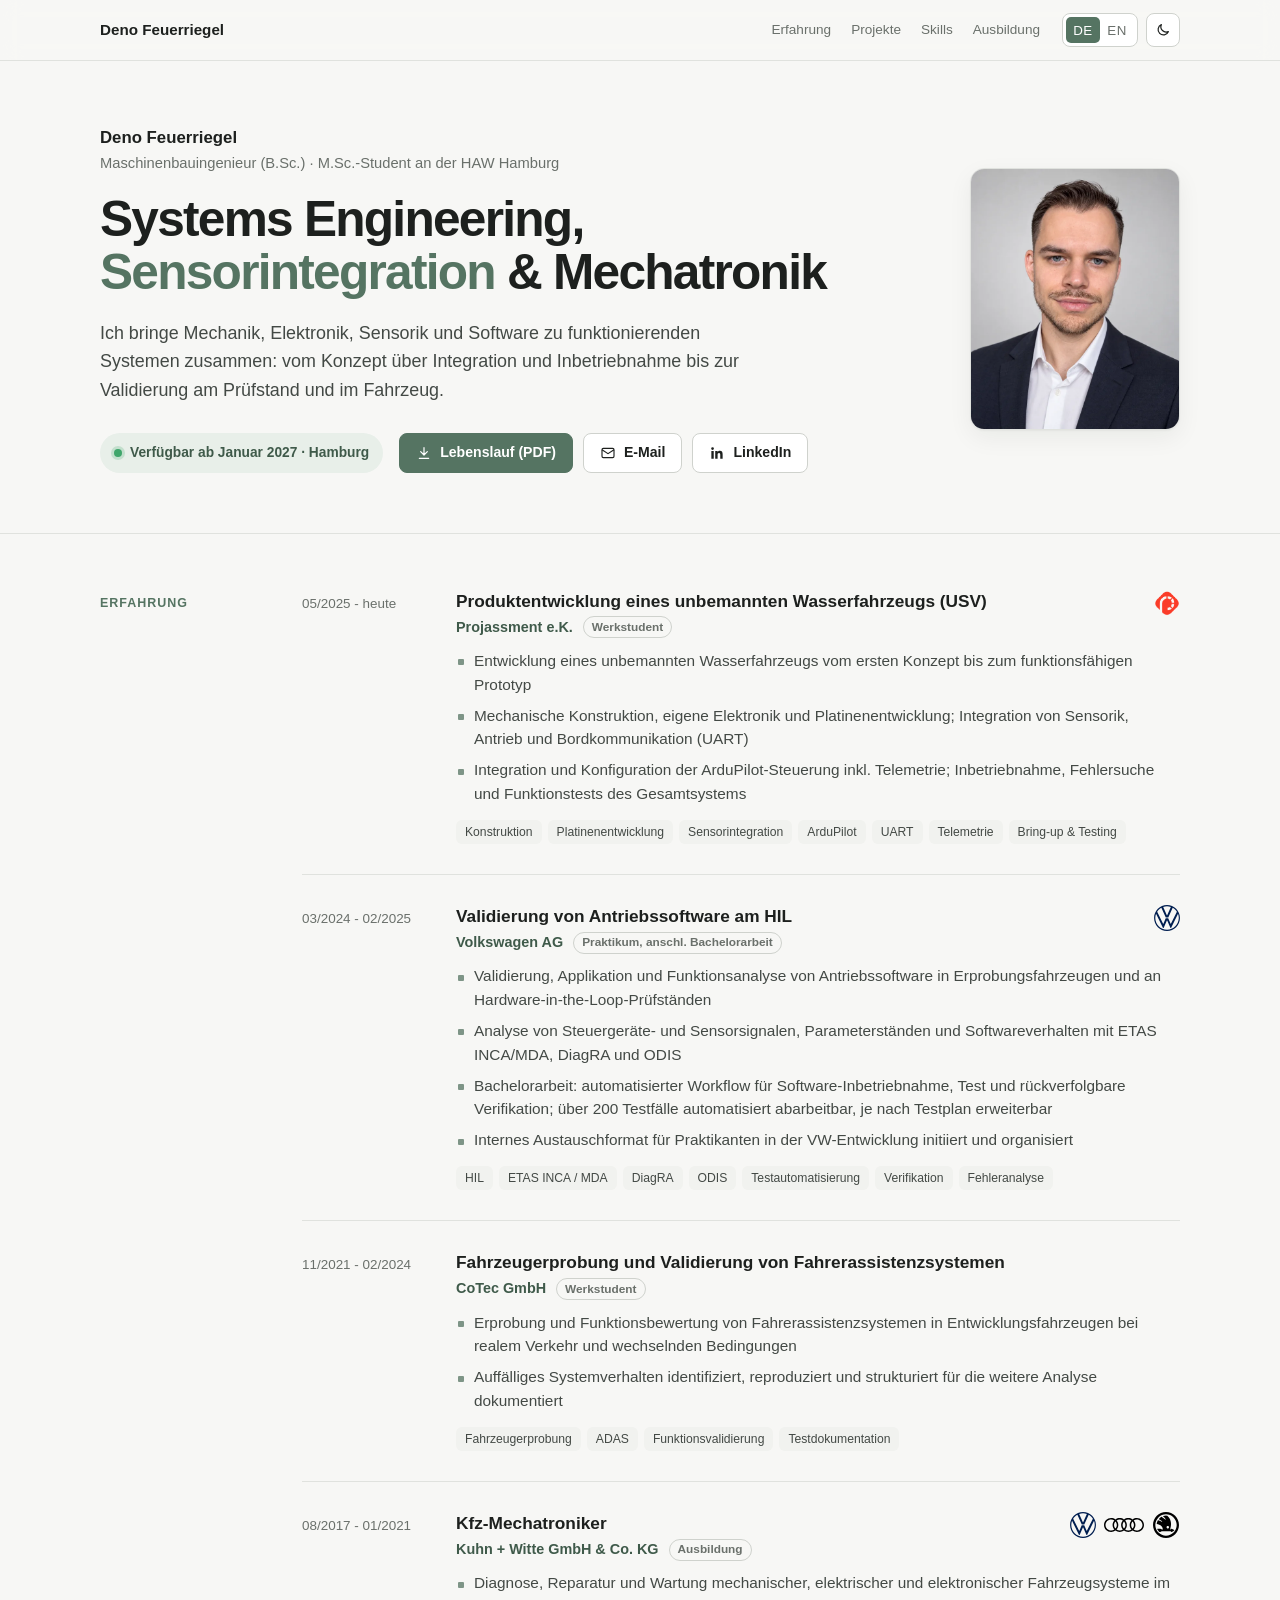
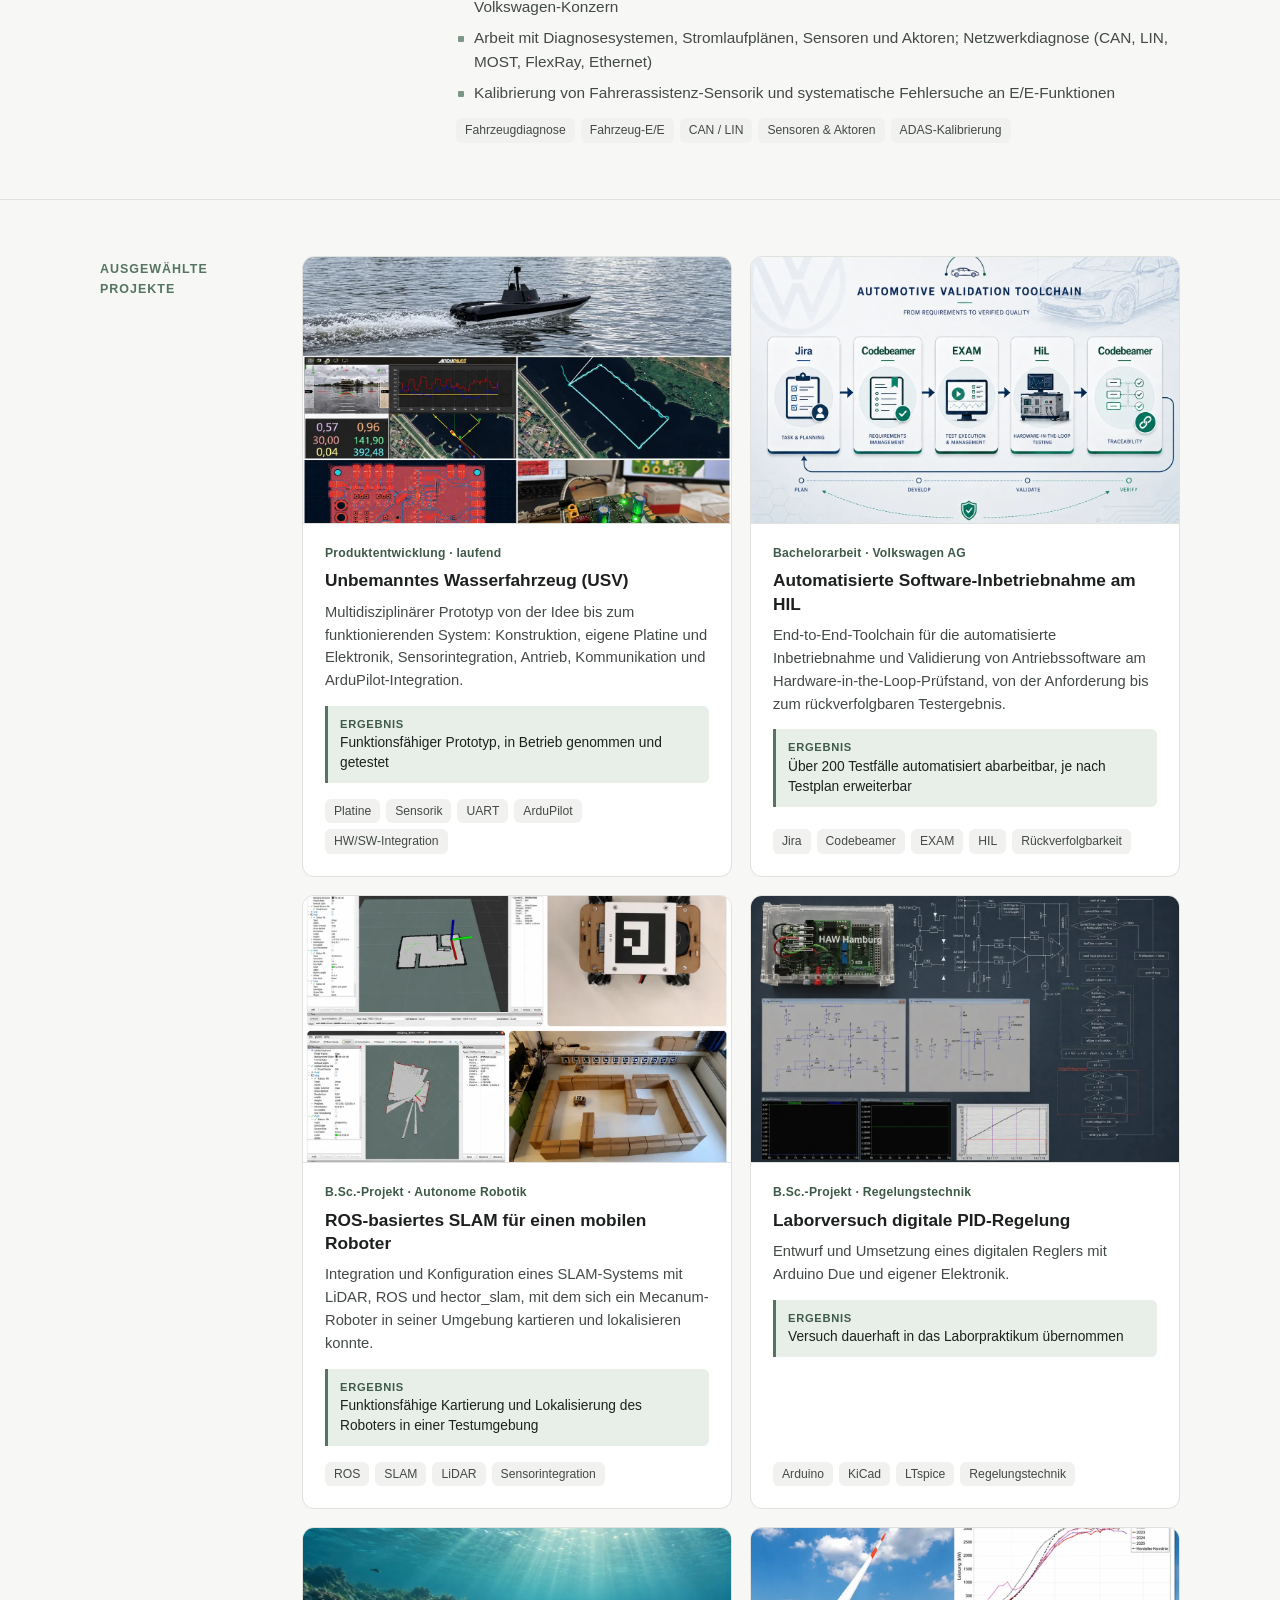
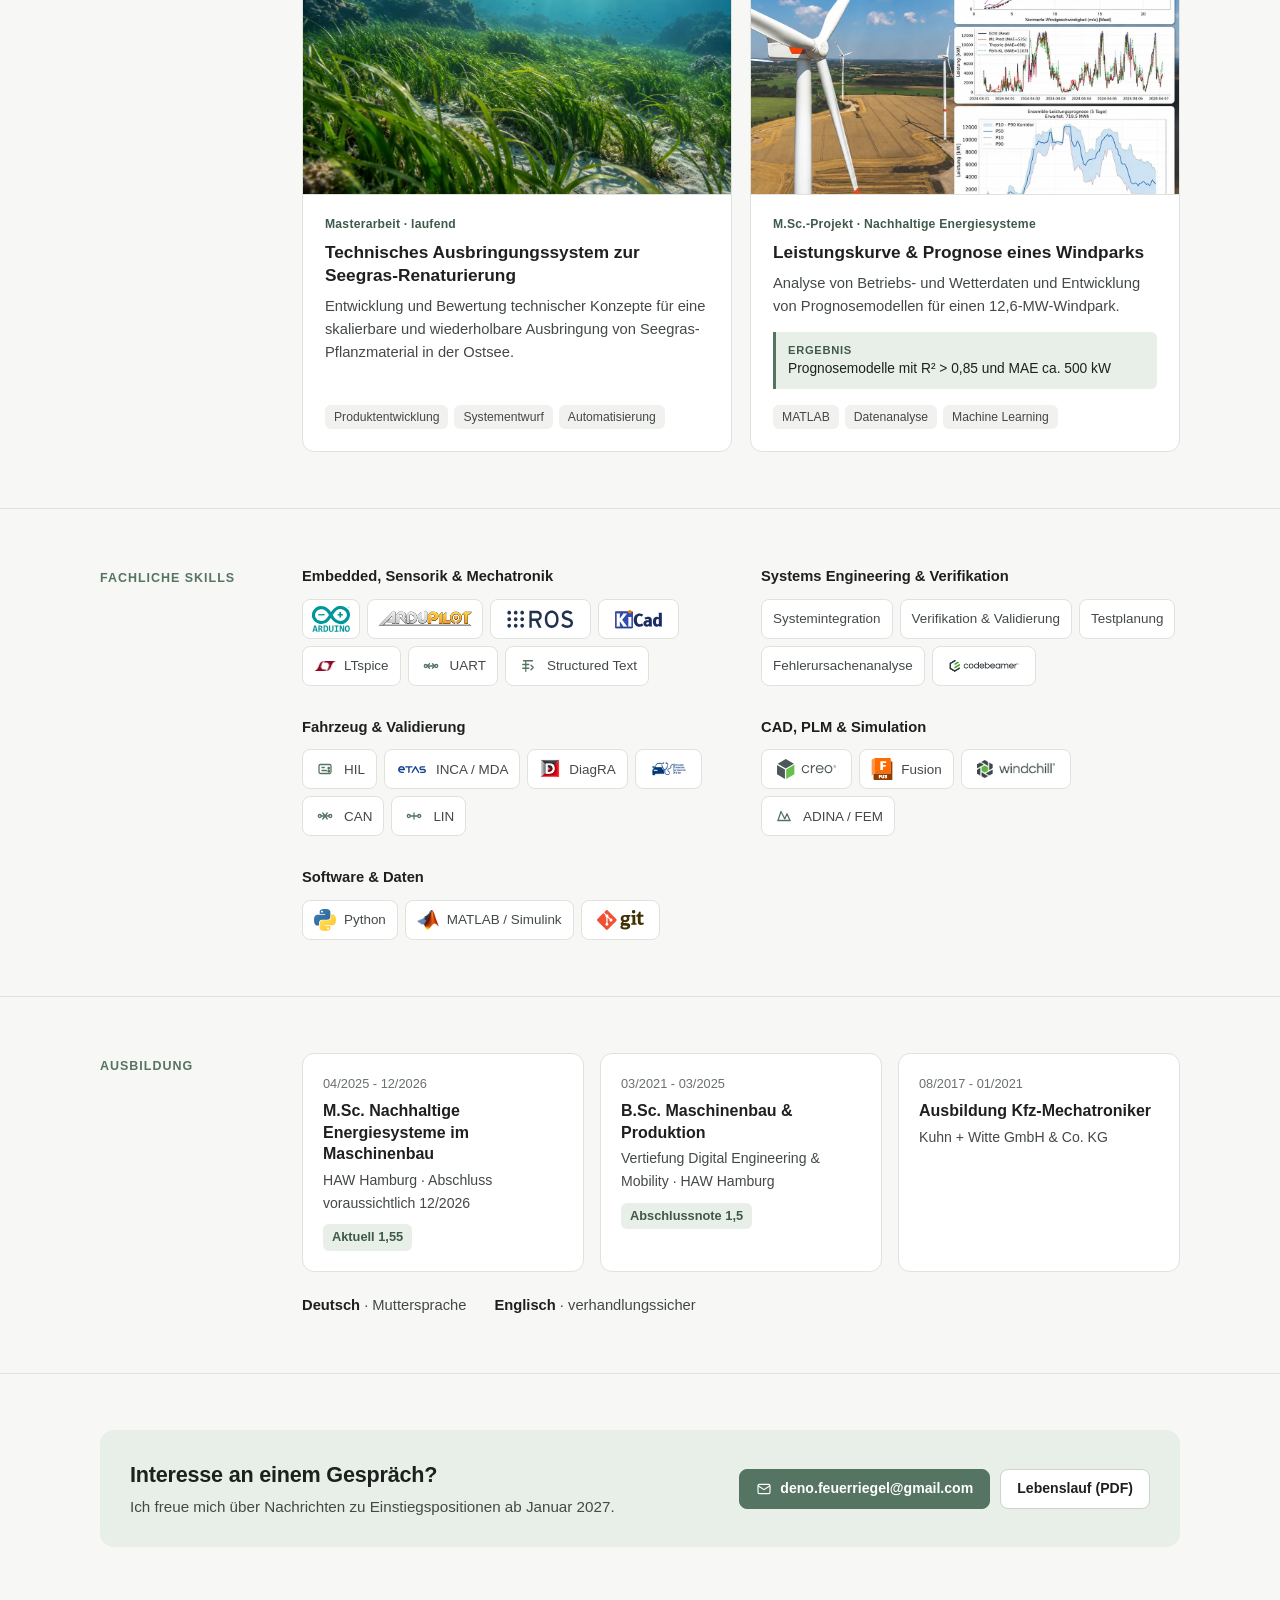
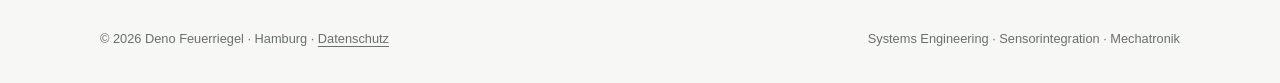
<file: index.html>
<!DOCTYPE html>
<html lang="de">
<head>
    <meta charset="UTF-8">
    <meta name="viewport" content="width=device-width, initial-scale=1.0">
    <meta name="format-detection" content="telephone=no">

    <title>Deno Feuerriegel | Systems Engineering, Sensorintegration & Mechatronik</title>

    <meta name="description" content="Deno Feuerriegel, Maschinenbauingenieur mit Fokus auf Systems Engineering, Sensorintegration und Mechatronik. Erfahrung in HIL-Validierung, Embedded-Entwicklung und Fahrzeugtechnik. Verfügbar ab Januar 2027 in Hamburg.">

    <!-- Social preview (LinkedIn, WhatsApp, Mail) -->
    <meta property="og:type" content="website">
    <meta property="og:url" content="https://denofeuerriegel.github.io/">
    <meta property="og:title" content="Deno Feuerriegel | Systems Engineering, Sensorintegration & Mechatronik">
    <meta property="og:description" content="Maschinenbauingenieur (M.Sc., HAW Hamburg) mit Fokus auf Sensorintegration, Systems Engineering und Mechatronik. Verfügbar ab Januar 2027.">
    <meta property="og:image" content="https://denofeuerriegel.github.io/assets/og-image.jpg">
    <meta property="og:image:width" content="1200">
    <meta property="og:image:height" content="630">
    <meta name="twitter:card" content="summary_large_image">

    <link rel="canonical" href="https://denofeuerriegel.github.io/">
    <meta name="theme-color" content="#557462">
    <link rel="icon" type="image/svg+xml" href="./assets/favicon.svg">

    <!-- Sprache + Theme vor dem ersten Rendern setzen (kein Flackern) -->
    <script>
        (function () {
            var root = document.documentElement;
            var lang = null;
            try {
                var q = new URLSearchParams(location.search).get("lang");
                if (q === "de" || q === "en") lang = q;
                if (!lang) lang = localStorage.getItem("site-lang");
                var theme = localStorage.getItem("color-theme");
                if (theme === "light" || theme === "dark") root.classList.add(theme);
            } catch (e) {}
            root.lang = (lang === "en") ? "en" : "de";
        })();
    </script>

    <style>
        /* =========================================================
           THEME
        ========================================================= */
        :root {
            --bg: #f7f7f5;
            --surface: #ffffff;
            --text: #1d201e;
            --text-2: #434945;      /* Fließtext */
            --muted: #6a706b;       /* Meta, Datum */
            --border: #e0e2de;
            --border-strong: #cfd2cd;
            --accent: #557462;
            --accent-strong: #3f5a4a;
            --accent-soft: #e8efe9;
            --on-accent: #ffffff;
            --chip-bg: #f1f2ef;
            --logo-bg: transparent;
            --shadow: 0 1px 2px rgba(20, 30, 25, .04), 0 8px 24px rgba(20, 30, 25, .06);
        }

        @media (prefers-color-scheme: dark) {
            :root:not(.light) {
                --bg: #161817;
                --surface: #1e211f;
                --text: #eeeeeb;
                --text-2: #c9ccc8;
                --muted: #9ba09c;
                --border: #303431;
                --border-strong: #3e433f;
                --accent: #9eb5a6;
                --accent-strong: #b7cbbe;
                --accent-soft: #24302a;
                --on-accent: #142019;
                --chip-bg: #262a27;
                --logo-bg: rgba(255, 255, 255, .88);
                --shadow: 0 1px 2px rgba(0, 0, 0, .3), 0 8px 24px rgba(0, 0, 0, .25);
            }
        }

        html.dark {
            --bg: #161817;
            --surface: #1e211f;
            --text: #eeeeeb;
            --text-2: #c9ccc8;
            --muted: #9ba09c;
            --border: #303431;
            --border-strong: #3e433f;
            --accent: #9eb5a6;
            --accent-strong: #b7cbbe;
            --accent-soft: #24302a;
            --on-accent: #142019;
            --chip-bg: #262a27;
            --logo-bg: rgba(255, 255, 255, .88);
            --shadow: 0 1px 2px rgba(0, 0, 0, .3), 0 8px 24px rgba(0, 0, 0, .25);
        }

        /* =========================================================
           SPRACHE: nur die aktive Sprache anzeigen
        ========================================================= */
        html[lang="de"] [lang="en"],
        html[lang="en"] [lang="de"] {
            display: none !important;
        }

        /* =========================================================
           BASE
        ========================================================= */
        * { box-sizing: border-box; margin: 0; padding: 0; }

        html { scroll-behavior: smooth; }

        body {
            background: var(--bg);
            color: var(--text);
            font-family: -apple-system, BlinkMacSystemFont, "Segoe UI Variable Text", "Segoe UI", Inter, Helvetica, Arial, sans-serif;
            font-size: 16px;
            line-height: 1.6;
            -webkit-font-smoothing: antialiased;
            text-rendering: optimizeLegibility;
            transition: background-color .2s ease, color .2s ease;
        }

        a { color: inherit; }
        img { max-width: 100%; display: block; }
        ul { list-style: none; }

        :focus-visible {
            outline: 2px solid var(--accent);
            outline-offset: 2px;
            border-radius: 4px;
        }

        .container {
            width: min(1080px, calc(100% - 48px));
            margin: 0 auto;
        }

        .num { font-variant-numeric: tabular-nums; }

        /* =========================================================
           NAVIGATION
        ========================================================= */
        nav {
            position: sticky;
            top: 0;
            z-index: 20;
            background: color-mix(in srgb, var(--bg) 88%, transparent);
            backdrop-filter: saturate(1.4) blur(10px);
            -webkit-backdrop-filter: saturate(1.4) blur(10px);
            border-bottom: 1px solid var(--border);
        }

        .nav-inner {
            min-height: 60px;
            display: flex;
            align-items: center;
            justify-content: space-between;
            gap: 20px;
        }

        .brand {
            font-size: .95rem;
            font-weight: 650;
            text-decoration: none;
            white-space: nowrap;
        }

        .nav-right { display: flex; align-items: center; gap: 22px; }
        .nav-links { display: flex; gap: 20px; }

        .nav-link {
            color: var(--muted);
            font-size: .85rem;
            font-weight: 500;
            text-decoration: none;
            transition: color .15s ease;
        }
        .nav-link:hover { color: var(--text); }

        .nav-tools { display: flex; align-items: center; gap: 8px; }

        .seg {
            display: inline-flex;
            height: 34px;
            padding: 3px;
            border: 1px solid var(--border-strong);
            border-radius: 8px;
            background: var(--surface);
        }
        .seg button {
            min-width: 34px;
            border: 0;
            border-radius: 5px;
            background: transparent;
            color: var(--muted);
            font: 600 .74rem/1 inherit;
            font-family: inherit;
            letter-spacing: .04em;
            cursor: pointer;
        }
        .seg button[aria-pressed="true"] {
            background: var(--accent);
            color: var(--on-accent);
        }

        .icon-btn {
            width: 34px;
            height: 34px;
            display: inline-grid;
            place-items: center;
            border: 1px solid var(--border-strong);
            border-radius: 8px;
            background: var(--surface);
            color: var(--text);
            cursor: pointer;
            transition: border-color .15s ease, background-color .15s ease;
        }
        .icon-btn:hover { border-color: var(--accent); background: var(--accent-soft); }
        .icon-btn svg { width: 16px; height: 16px; }

        /* Sonne im Dark Mode, Mond im Light Mode */
        .i-sun { display: none; }
        html.dark .i-sun { display: block; }
        html.dark .i-moon { display: none; }
        @media (prefers-color-scheme: dark) {
            html:not(.light) .i-sun { display: block; }
            html:not(.light) .i-moon { display: none; }
        }

        /* =========================================================
           HERO
        ========================================================= */
        header { padding: 64px 0 60px; }

        .hero {
            display: grid;
            grid-template-columns: minmax(0, 1fr) 210px;
            grid-template-areas:
                "id      photo"
                "title   photo"
                "lead    photo"
                "actions photo";
            column-gap: 64px;
            align-items: start;
        }

        .hero-id     { grid-area: id; margin-bottom: 18px; }
        .hero h1     { grid-area: title; }
        .hero-lead   { grid-area: lead; }
        .hero-actions{ grid-area: actions; }
        .portrait    { grid-area: photo; align-self: center; }

        .hero-name {
            display: block;
            font-size: 1.05rem;
            font-weight: 650;
        }
        .hero-role {
            display: block;
            color: var(--muted);
            font-size: .92rem;
        }

        h1 {
            max-width: 100%;
            margin-bottom: 20px;
            font-size: clamp(2.1rem, 3.9vw, 3.1rem);
            font-weight: 600;
            line-height: 1.06;
            letter-spacing: -.035em;
            text-wrap: balance;
        }
        h1 .accent { color: var(--accent); }
        h1 .h1-line { display: block; }
        @media (min-width: 1000px) { h1 .h1-line { white-space: nowrap; } }

        .hero-lead {
            max-width: 640px;
            color: var(--text-2);
            font-size: 1.12rem;
            line-height: 1.6;
            text-wrap: pretty;
        }

        .hero-actions {
            margin-top: 28px;
            display: flex;
            flex-wrap: wrap;
            align-items: center;
            gap: 10px;
        }

        .badge-available {
            display: inline-flex;
            align-items: center;
            gap: 8px;
            height: 40px;
            padding: 0 14px;
            border-radius: 999px;
            background: var(--accent-soft);
            color: var(--accent-strong);
            font-size: .86rem;
            font-weight: 600;
            margin-right: 6px;
        }
        .badge-available .dot {
            width: 8px;
            height: 8px;
            border-radius: 50%;
            background: #3fa66b;
            box-shadow: 0 0 0 3px rgba(63, 166, 107, .22);
        }

        .btn {
            height: 40px;
            padding: 0 16px;
            display: inline-flex;
            align-items: center;
            gap: 8px;
            border: 1px solid var(--border-strong);
            border-radius: 8px;
            background: var(--surface);
            color: var(--text);
            font-size: .88rem;
            font-weight: 550;
            text-decoration: none;
            white-space: nowrap;
            transition: border-color .15s ease, background-color .15s ease, transform .15s ease;
        }
        .btn:hover { border-color: var(--accent); background: var(--accent-soft); }
        .btn svg { width: 16px; height: 16px; flex: none; }

        .btn-primary {
            background: var(--accent);
            border-color: var(--accent);
            color: var(--on-accent);
        }
        .btn-primary:hover {
            background: var(--accent-strong);
            border-color: var(--accent-strong);
        }

        .portrait {
            width: 210px;
            aspect-ratio: 4 / 5;
            overflow: hidden;
            border-radius: 14px;
            border: 1px solid var(--border);
            background: var(--surface);
            box-shadow: var(--shadow);
        }
        .portrait img { width: 100%; height: 100%; object-fit: cover; object-position: center 30%; }

        /* Kennzahlen-Leiste */
        .facts {
            margin-top: 48px;
            display: grid;
            grid-template-columns: repeat(3, minmax(0, 1fr));
            border: 1px solid var(--border);
            border-radius: 12px;
            background: var(--surface);
            overflow: hidden;
        }
        .fact { padding: 18px 20px; }
        .fact + .fact { border-left: 1px solid var(--border); }
        .fact-value {
            display: block;
            font-size: 1.6rem;
            font-weight: 650;
            letter-spacing: -.02em;
            line-height: 1.2;
            font-variant-numeric: tabular-nums;
        }
        .fact-label {
            display: block;
            margin-top: 4px;
            color: var(--muted);
            font-size: .82rem;
            line-height: 1.4;
        }

        /* =========================================================
           SECTIONS
        ========================================================= */
        section {
            padding: 56px 0;
            border-top: 1px solid var(--border);
            scroll-margin-top: 60px;
        }

        .layout {
            display: grid;
            grid-template-columns: 170px minmax(0, 1fr);
            gap: 32px;
        }

        .section-title {
            color: var(--accent);
            font-size: .78rem;
            font-weight: 650;
            text-transform: uppercase;
            letter-spacing: .08em;
            padding-top: 4px;
        }

        /* =========================================================
           ERFAHRUNG
        ========================================================= */
        .job {
            display: grid;
            grid-template-columns: 130px minmax(0, 1fr);
            gap: 24px;
            padding-bottom: 30px;
            margin-bottom: 30px;
            border-bottom: 1px solid var(--border);
        }
        .job:last-child { padding-bottom: 0; margin-bottom: 0; border-bottom: 0; }

        .date {
            padding-top: 3px;
            color: var(--muted);
            font-size: .84rem;
            font-variant-numeric: tabular-nums;
            white-space: nowrap;
        }

        .job-head {
            display: flex;
            justify-content: space-between;
            align-items: flex-start;
            gap: 16px;
            margin-bottom: 10px;
        }

        .job h3 {
            font-size: 1.08rem;
            font-weight: 620;
            line-height: 1.35;
        }

        .job-org {
            margin-top: 3px;
            display: flex;
            flex-wrap: wrap;
            align-items: center;
            gap: 6px 10px;
            font-size: .9rem;
        }
        .company {
            color: var(--accent-strong);
            font-weight: 550;
            text-decoration: none;
        }
        a.company:hover { text-decoration: underline; text-underline-offset: 3px; }

        .type {
            display: inline-flex;
            align-items: center;
            height: 22px;
            padding: 0 8px;
            border: 1px solid var(--border-strong);
            border-radius: 999px;
            color: var(--muted);
            font-size: .74rem;
            font-weight: 550;
            white-space: nowrap;
        }

        .company-logos { display: flex; align-items: center; gap: 8px; flex: none; }
        .company-logos a { display: inline-flex; transition: opacity .15s ease; }
        .company-logos a:hover { opacity: .7; }
        .company-logo { width: 26px; height: 26px; object-fit: contain; }
        .company-logo.audi { width: 40px; height: 24px; }
        .company-logo.skoda { width: 28px; }
        @media (prefers-color-scheme: dark) {
            html:not(.light) .company-logos img { filter: brightness(0) invert(.88); }
        }
        html.dark .company-logos img { filter: brightness(0) invert(.88); }

        .bullets { display: grid; gap: 7px; }
        .bullets li {
            position: relative;
            padding-left: 18px;
            color: var(--text-2);
            font-size: .96rem;
            line-height: 1.55;
            max-width: 720px;
        }
        .bullets li::before {
            content: "";
            position: absolute;
            left: 2px;
            top: .68em;
            width: 6px;
            height: 6px;
            border-radius: 1px;
            background: var(--accent);
            opacity: .75;
        }
        .bullets strong { color: var(--text); font-weight: 620; }

        .tags {
            margin-top: 14px;
            display: flex;
            flex-wrap: wrap;
            gap: 6px;
        }
        .tags span {
            padding: 3px 9px;
            border-radius: 6px;
            background: var(--chip-bg);
            color: var(--text-2);
            font-size: .76rem;
            font-weight: 500;
            line-height: 1.5;
        }

        /* =========================================================
           PROJEKTE
        ========================================================= */
        .projects {
            display: grid;
            grid-template-columns: repeat(2, minmax(0, 1fr));
            gap: 18px;
        }

        .project {
            display: flex;
            flex-direction: column;
            overflow: hidden;
            border: 1px solid var(--border);
            border-radius: 12px;
            background: var(--surface);
            transition: transform .2s ease, border-color .2s ease, box-shadow .2s ease;
        }
        .project:hover {
            transform: translateY(-2px);
            border-color: var(--border-strong);
            box-shadow: var(--shadow);
        }

        .project-media {
            aspect-ratio: 16 / 10;
            overflow: hidden;
            background: var(--chip-bg);
            border-bottom: 1px solid var(--border);
        }
        .project-media img {
            width: 100%;
            height: 100%;
            object-fit: cover;
            transition: transform .4s ease;
        }
        .project:hover .project-media img { transform: scale(1.03); }

        .project-body {
            flex: 1;
            display: flex;
            flex-direction: column;
            padding: 20px 22px 22px;
        }

        .project-meta {
            margin-bottom: 6px;
            color: var(--accent-strong);
            font-size: .76rem;
            font-weight: 600;
            letter-spacing: .02em;
        }

        .project h3 {
            margin-bottom: 8px;
            font-size: 1.08rem;
            font-weight: 620;
            line-height: 1.35;
        }

        .project p {
            color: var(--text-2);
            font-size: .92rem;
            line-height: 1.55;
        }

        .result {
            margin-top: 14px;
            padding: 10px 12px;
            border-left: 3px solid var(--accent);
            border-radius: 0 6px 6px 0;
            background: var(--accent-soft);
            color: var(--text);
            font-size: .86rem;
            line-height: 1.45;
        }
        .result b {
            display: block;
            margin-bottom: 1px;
            color: var(--accent-strong);
            font-size: .7rem;
            font-weight: 650;
            letter-spacing: .06em;
            text-transform: uppercase;
        }

        .project .tags { margin-top: auto; padding-top: 16px; }

        @media (prefers-reduced-motion: reduce) {
            *, *::before, *::after { transition: none !important; scroll-behavior: auto !important; }
        }

        /* =========================================================
           SKILLS
        ========================================================= */
        .skill-groups {
            display: grid;
            grid-template-columns: repeat(2, minmax(0, 1fr));
            gap: 30px 40px;
        }

        .group h3 {
            margin-bottom: 10px;
            font-size: .92rem;
            font-weight: 620;
        }

        .tool-list { display: flex; flex-wrap: wrap; gap: 7px; }

        .tool {
            height: 40px;
            padding: 0 11px;
            display: inline-flex;
            align-items: center;
            gap: 8px;
            border: 1px solid var(--border);
            border-radius: 8px;
            background: var(--surface);
            color: var(--text-2);
            font-size: .84rem;
            font-weight: 500;
            text-decoration: none;
            white-space: nowrap;
            transition: border-color .15s ease, background-color .15s ease, transform .15s ease;
        }
        a.tool:hover {
            border-color: var(--accent);
            background: var(--accent-soft);
            transform: translateY(-1px);
        }

        .tool-icon {
            width: 22px;
            height: 22px;
            flex: none;
            display: inline-grid;
            place-items: center;
        }
        .tool-icon img { width: 22px; height: 22px; object-fit: contain; }
        .tool-icon.wide { width: 32px; }
        .tool-icon.wide img { width: 32px; border-radius: 3px; background: var(--logo-bg); padding: 1px 2px; }

        .tool-icon svg {
            width: 18px;
            height: 18px;
            stroke: var(--accent);
            fill: none;
            stroke-width: 1.7;
            stroke-linecap: round;
            stroke-linejoin: round;
        }

        .tool.wordmark { padding: 0 9px; }
        .wordmark-img {
            height: 26px;
            width: auto;
            max-width: 96px;
            object-fit: contain;
        }
        .wordmark-img.boxed {
            padding: 3px 6px;
            border-radius: 5px;
            background: var(--logo-bg);
        }
        .wordmark-img.codebeamer { height: 30px; max-width: 124px; }

        /* =========================================================
           AUSBILDUNG
        ========================================================= */
        .edu {
            display: grid;
            grid-template-columns: repeat(3, minmax(0, 1fr));
            gap: 16px;
        }
        .degree {
            padding: 20px;
            border: 1px solid var(--border);
            border-radius: 12px;
            background: var(--surface);
        }
        .degree-date {
            margin-bottom: 6px;
            color: var(--muted);
            font-size: .8rem;
            font-variant-numeric: tabular-nums;
        }
        .degree h3 {
            margin-bottom: 4px;
            font-size: 1rem;
            font-weight: 620;
            line-height: 1.35;
        }
        .degree p {
            color: var(--text-2);
            font-size: .88rem;
        }
        .grade {
            display: inline-block;
            margin-top: 10px;
            padding: 3px 9px;
            border-radius: 6px;
            background: var(--accent-soft);
            color: var(--accent-strong);
            font-size: .8rem;
            font-weight: 650;
        }
        .grade-note {
            display: block;
            margin-top: 10px;
            color: var(--muted);
            font-size: .76rem;
        }

        .langs {
            margin-top: 22px;
            display: flex;
            flex-wrap: wrap;
            gap: 8px 28px;
            color: var(--text-2);
            font-size: .92rem;
        }
        .langs b { color: var(--text); font-weight: 620; }

        /* =========================================================
           KONTAKT + FOOTER
        ========================================================= */
        .contact {
            display: flex;
            flex-wrap: wrap;
            align-items: center;
            justify-content: space-between;
            gap: 20px;
            padding: 28px 30px;
            border-radius: 14px;
            background: var(--accent-soft);
        }
        .contact h2 {
            font-size: 1.35rem;
            font-weight: 620;
            letter-spacing: -.01em;
        }
        .contact p { color: var(--text-2); font-size: .95rem; margin-top: 2px; }
        .contact-actions { display: flex; flex-wrap: wrap; gap: 10px; }

        footer {
            padding: 26px 0 34px;
            color: var(--muted);
            font-size: .8rem;
        }
        .footer-link { color: inherit; text-underline-offset: 3px; }
        .footer-link:hover { color: var(--accent); }
        .footer-inner {
            display: flex;
            flex-wrap: wrap;
            justify-content: space-between;
            gap: 8px 20px;
        }

        /* =========================================================
           RESPONSIVE
        ========================================================= */
        @media (max-width: 920px) {
            .nav-links { display: none; }
            .edu { grid-template-columns: 1fr 1fr; }
        }

        @media (max-width: 760px) {
            .container { width: calc(100% - 32px); }

            header { padding: 32px 0 28px; }

            .hero {
                grid-template-columns: 72px minmax(0, 1fr);
                grid-template-areas:
                    "photo   id"
                    "title   title"
                    "lead    lead"
                    "actions actions";
                column-gap: 14px;
            }
            .hero-id { align-self: center; margin-bottom: 0; }
            .portrait {
                width: 72px;
                border-radius: 50%;
                aspect-ratio: 1;
                margin-bottom: 22px;
                box-shadow: none;
            }
            .hero-role { font-size: .84rem; line-height: 1.4; }
            h1 { font-size: clamp(2rem, 8.6vw, 2.6rem); margin-bottom: 16px; }
            h1 .h1-line { display: inline; }
            .hero-lead { font-size: 1.02rem; }
            .hero-actions { margin-top: 22px; }
            .badge-available { width: 100%; justify-content: center; margin-right: 0; }
            .hero-actions .btn { flex: 1 1 auto; justify-content: center; }

            .facts { grid-template-columns: 1fr; margin-top: 32px; }
            .fact { padding: 14px 16px; display: flex; align-items: center; gap: 14px; }
            .fact-value { flex: 0 0 112px; white-space: nowrap; }
            .fact-label { margin-top: 0; }
            .fact + .fact { border-left: 0; border-top: 1px solid var(--border); }
            .fact-value { font-size: 1.35rem; }

            section { padding: 40px 0; }
            .layout { grid-template-columns: 1fr; gap: 20px; }

            .job { grid-template-columns: 1fr; gap: 4px; }
            .job-head { display: block; }
            .company-logos { display: none; }

            .projects, .skill-groups, .edu { grid-template-columns: 1fr; }

            .contact { padding: 22px; }
            .contact-actions, .contact-actions .btn { width: 100%; justify-content: center; }
        }

        @media (max-width: 420px) {
            .brand .brand-long { display: none; }
        }
    </style>
</head>

<body>

<!-- =========================================================
     NAVIGATION
========================================================= -->
<nav>
    <div class="container nav-inner">
        <a href="#" class="brand">Deno Feuerriegel</a>

        <div class="nav-right">
            <div class="nav-links">
                <a class="nav-link" href="#experience"><span lang="de">Erfahrung</span><span lang="en">Experience</span></a>
                <a class="nav-link" href="#work"><span lang="de">Projekte</span><span lang="en">Projects</span></a>
                <a class="nav-link" href="#skills">Skills</a>
                <a class="nav-link" href="#education"><span lang="de">Ausbildung</span><span lang="en">Education</span></a>
            </div>

            <div class="nav-tools">
                <div class="seg" role="group" aria-label="Sprache / Language">
                    <button type="button" data-set-lang="de" aria-pressed="true" title="Deutsch">DE</button>
                    <button type="button" data-set-lang="en" aria-pressed="false" title="English">EN</button>
                </div>

                <button class="icon-btn" id="theme-toggle" type="button" aria-label="Hell/Dunkel umschalten" title="Hell / Dunkel">
                    <svg class="i-moon" viewBox="0 0 24 24" fill="none" stroke="currentColor" stroke-width="1.8" stroke-linecap="round" stroke-linejoin="round"><path d="M20 14.5A8 8 0 0 1 9.5 4a8 8 0 1 0 10.5 10.5z"/></svg>
                    <svg class="i-sun" viewBox="0 0 24 24" fill="none" stroke="currentColor" stroke-width="1.8" stroke-linecap="round"><circle cx="12" cy="12" r="4"/><path d="M12 2v2M12 20v2M4.9 4.9l1.4 1.4M17.7 17.7l1.4 1.4M2 12h2M20 12h2M4.9 19.1l1.4-1.4M17.7 6.3l1.4-1.4"/></svg>
                </button>
            </div>
        </div>
    </div>
</nav>

<main>

<!-- =========================================================
     HERO
========================================================= -->
<header>
    <div class="container">
        <div class="hero">

            <div class="hero-id">
                <span class="hero-name">Deno Feuerriegel</span>
                <span class="hero-role" lang="de">Maschinenbauingenieur (B.Sc.) · M.Sc.-Student an der HAW Hamburg</span>
                <span class="hero-role" lang="en">Mechanical Engineer (B.Sc.) · M.Sc. student at HAW Hamburg</span>
            </div>

            <h1>
                <span lang="de"><span class="h1-line">Systems Engineering,</span> <span class="h1-line"><span class="accent">Sensorintegration</span> &amp; Mechatronik</span></span>
                <span lang="en"><span class="h1-line">Systems Engineering,</span> <span class="h1-line"><span class="accent">Sensor Integration</span> &amp; Mechatronics</span></span>
            </h1>

            <p class="hero-lead" lang="de">
                Ich bringe Mechanik, Elektronik, Sensorik und Software zu funktionierenden Systemen zusammen:
                vom Konzept über Integration und Inbetriebnahme bis zur Validierung am Prüfstand und im Fahrzeug.
            </p>
            <p class="hero-lead" lang="en">
                I bring mechanics, electronics, sensors and software together into working systems:
                from concept through integration and bring-up to validation on the test bench and in the vehicle.
            </p>

            <div class="hero-actions">
                <span class="badge-available">
                    <span class="dot" aria-hidden="true"></span>
                    <span lang="de">Verfügbar ab Januar 2027 · Hamburg</span>
                    <span lang="en">Available from January 2027 · Hamburg</span>
                </span>

                <a class="btn btn-primary" href="./assets/cv/Lebenslauf_Deno_Feuerriegel.pdf" target="_blank" rel="noopener" lang="de">
                    <svg viewBox="0 0 24 24" fill="none" stroke="currentColor" stroke-width="1.8" stroke-linecap="round" stroke-linejoin="round"><path d="M12 4v11M7 10l5 5 5-5M5 20h14"/></svg>
                    Lebenslauf (PDF)
                </a>
                <a class="btn btn-primary" href="./assets/cv/CV_Deno_Feuerriegel_EN.pdf" target="_blank" rel="noopener" lang="en">
                    <svg viewBox="0 0 24 24" fill="none" stroke="currentColor" stroke-width="1.8" stroke-linecap="round" stroke-linejoin="round"><path d="M12 4v11M7 10l5 5 5-5M5 20h14"/></svg>
                    CV (PDF)
                </a>

                <a class="btn" href="mailto:deno.feuerriegel@gmail.com">
                    <svg viewBox="0 0 24 24" fill="none" stroke="currentColor" stroke-width="1.7"><rect x="3" y="5" width="18" height="14" rx="2"/><path d="M3 7l9 6 9-6"/></svg>
                    <span lang="de">E-Mail</span><span lang="en">Email</span>
                </a>

                <a class="btn" href="https://www.linkedin.com/in/deno-feuerriegel" target="_blank" rel="noopener noreferrer">
                    <svg viewBox="0 0 24 24" fill="currentColor"><path d="M20.45 20.45h-3.56v-5.57c0-1.33-.03-3.04-1.85-3.04-1.85 0-2.14 1.45-2.14 2.94v5.67H9.34V8.98h3.42v1.57h.05c.48-.9 1.64-1.85 3.37-1.85 3.6 0 4.27 2.37 4.27 5.46v6.29zM5.32 7.41a2.06 2.06 0 1 1 0-4.12 2.06 2.06 0 0 1 0 4.12zM7.1 20.45H3.54V8.98H7.1v11.47z"/></svg>
                    LinkedIn
                </a>
            </div>

            <div class="portrait">
                <img src="./assets/bild.webp" width="640" height="800" alt="Deno Feuerriegel" decoding="async" fetchpriority="high">
            </div>

        </div>

    </div>
</header>


<!-- =========================================================
     ERFAHRUNG
========================================================= -->
<section id="experience">
    <div class="container layout">

        <h2 class="section-title"><span lang="de">Erfahrung</span><span lang="en">Experience</span></h2>

        <div>

            <!-- Projassment -->
            <article class="job">
                <div class="date num">
                    05/2025 - <span lang="de">heute</span><span lang="en">present</span>
                </div>
                <div>
                    <div class="job-head">
                        <div>
                            <h3 lang="de">Produktentwicklung eines unbemannten Wasserfahrzeugs (USV)</h3>
                            <h3 lang="en">Product Development of an Unmanned Surface Vehicle (USV)</h3>
                            <div class="job-org">
                                <a class="company" href="https://www.projassment.de/" target="_blank" rel="noopener noreferrer">Projassment e.K.</a>
                                <span class="type" lang="de">Werkstudent</span>
                                <span class="type" lang="en">Working student</span>
                            </div>
                        </div>
                        <div class="company-logos">
                            <a href="https://www.projassment.de/" target="_blank" rel="noopener noreferrer" title="Projassment">
                                <img class="company-logo" src="./assets/brands/projassment.png" alt="Projassment" loading="lazy" style="filter:none">
                            </a>
                        </div>
                    </div>

                    <ul class="bullets">
                        <li lang="de">Entwicklung eines unbemannten Wasserfahrzeugs vom ersten Konzept bis zum funktionsfähigen Prototyp</li>
                        <li lang="en">Development of an unmanned surface vehicle from initial concept to a functional prototype</li>

                        <li lang="de">Mechanische Konstruktion, eigene Elektronik und Platinenentwicklung; Integration von Sensorik, Antrieb und Bordkommunikation (UART)</li>
                        <li lang="en">Mechanical design, custom electronics and PCB development; sensor integration, propulsion and onboard communication (UART)</li>

                        <li lang="de">Integration und Konfiguration der ArduPilot-Steuerung inkl. Telemetrie; Inbetriebnahme, Fehlersuche und Funktionstests des Gesamtsystems</li>
                        <li lang="en">Integration and configuration of ArduPilot-based control and telemetry; system bring-up, troubleshooting and functional testing</li>
                    </ul>

                    <div class="tags">
                        <span lang="de">Konstruktion</span><span lang="en">Mechanical Design</span>
                        <span lang="de">Platinenentwicklung</span><span lang="en">Custom PCB</span>
                        <span lang="de">Sensorintegration</span><span lang="en">Sensor Integration</span>
                        <span>ArduPilot</span><span>UART</span><span lang="de">Telemetrie</span><span lang="en">Telemetry</span>
                        <span>Bring-up &amp; Testing</span>
                    </div>
                </div>
            </article>

            <!-- Volkswagen -->
            <article class="job">
                <div class="date num">03/2024 - 02/2025</div>
                <div>
                    <div class="job-head">
                        <div>
                            <h3 lang="de">Validierung von Antriebssoftware am HIL</h3>
                            <h3 lang="en">Powertrain Software Validation &amp; HIL</h3>
                            <div class="job-org">
                                <span class="company">Volkswagen AG</span>
                                <span class="type" lang="de">Praktikum, anschl. Bachelorarbeit</span>
                                <span class="type" lang="en">Internship, then B.Sc. thesis</span>
                            </div>
                        </div>
                        <div class="company-logos">
                            <a href="https://www.volkswagen-group.com/" target="_blank" rel="noopener noreferrer" title="Volkswagen">
                                <img class="company-logo" src="./assets/brands/volkswagen.svg" alt="Volkswagen" loading="lazy">
                            </a>
                        </div>
                    </div>

                    <ul class="bullets">
                        <li lang="de">Validierung, Applikation und Funktionsanalyse von Antriebssoftware in Erprobungsfahrzeugen und an Hardware-in-the-Loop-Prüfständen</li>
                        <li lang="en">Validation, calibration and functional analysis of powertrain software in prototype vehicles and on Hardware-in-the-Loop test benches</li>

                        <li lang="de">Analyse von Steuergeräte- und Sensorsignalen, Parameterständen und Softwareverhalten mit ETAS INCA/MDA, DiagRA und ODIS</li>
                        <li lang="en">Analysis of ECU and sensor signals, parameter states and software behaviour using ETAS INCA/MDA, DiagRA and ODIS</li>

                        <li lang="de">Bachelorarbeit: automatisierter Workflow für Software-Inbetriebnahme, Test und rückverfolgbare Verifikation; über 200 Testfälle automatisiert abarbeitbar, je nach Testplan erweiterbar</li>
                        <li lang="en">B.Sc. thesis: automated workflow for software commissioning, testing and traceable verification; 200+ test cases executed automatically, extendable per test plan</li>

                        <li lang="de">Internes Austauschformat für Praktikanten in der VW-Entwicklung initiiert und organisiert</li>
                        <li lang="en">Initiated and organised an internal exchange format for interns across Volkswagen R&amp;D</li>
                    </ul>

                    <div class="tags">
                        <span>HIL</span><span>ETAS INCA / MDA</span><span>DiagRA</span><span>ODIS</span>
                        <span lang="de">Testautomatisierung</span><span lang="en">Test Automation</span>
                        <span lang="de">Verifikation</span><span lang="en">Verification</span>
                        <span lang="de">Fehleranalyse</span><span lang="en">Root-Cause Analysis</span>
                    </div>
                </div>
            </article>

            <!-- CoTec -->
            <article class="job">
                <div class="date num">11/2021 - 02/2024</div>
                <div>
                    <div class="job-head">
                        <div>
                            <h3 lang="de">Fahrzeugerprobung und Validierung von Fahrerassistenzsystemen</h3>
                            <h3 lang="en">Vehicle Testing and ADAS Validation</h3>
                            <div class="job-org">
                                <span class="company">CoTec GmbH</span>
                                <span class="type" lang="de">Werkstudent</span>
                                <span class="type" lang="en">Working student</span>
                            </div>
                        </div>
                    </div>

                    <ul class="bullets">
                        <li lang="de">Erprobung und Funktionsbewertung von Fahrerassistenzsystemen in Entwicklungsfahrzeugen bei realem Verkehr und wechselnden Bedingungen</li>
                        <li lang="en">Real-world testing and functional evaluation of driver assistance systems in development vehicles under varying traffic and operating conditions</li>

                        <li lang="de">Auffälliges Systemverhalten identifiziert, reproduziert und strukturiert für die weitere Analyse dokumentiert</li>
                        <li lang="en">Identified and reproduced abnormal system behaviour and documented findings in a structured way for further analysis</li>
                    </ul>

                    <div class="tags">
                        <span lang="de">Fahrzeugerprobung</span><span lang="en">Vehicle Testing</span>
                        <span>ADAS</span>
                        <span lang="de">Funktionsvalidierung</span><span lang="en">Functional Validation</span>
                        <span lang="de">Testdokumentation</span><span lang="en">Test Documentation</span>
                    </div>
                </div>
            </article>

            <!-- Kuhn + Witte -->
            <article class="job">
                <div class="date num">08/2017 - 01/2021</div>
                <div>
                    <div class="job-head">
                        <div>
                            <h3 lang="de">Kfz-Mechatroniker</h3>
                            <h3 lang="en">Automotive Mechatronics Technician</h3>
                            <div class="job-org">
                                <span class="company">Kuhn + Witte GmbH &amp; Co. KG</span>
                                <span class="type" lang="de">Ausbildung</span>
                                <span class="type" lang="en">Apprenticeship</span>
                            </div>
                        </div>
                        <div class="company-logos">
                            <a href="https://www.volkswagen.de/" target="_blank" rel="noopener noreferrer" title="Volkswagen"><img class="company-logo" src="./assets/brands/volkswagen.svg" alt="Volkswagen" loading="lazy"></a>
                            <a href="https://www.audi.de/" target="_blank" rel="noopener noreferrer" title="Audi"><img class="company-logo audi" src="./assets/brands/audi.svg" alt="Audi" loading="lazy"></a>
                            <a href="https://www.skoda-auto.com/" target="_blank" rel="noopener noreferrer" title="Škoda"><img class="company-logo skoda" src="./assets/brands/skoda.svg" alt="Škoda" loading="lazy"></a>
                        </div>
                    </div>

                    <ul class="bullets">
                        <li lang="de">Diagnose, Reparatur und Wartung mechanischer, elektrischer und elektronischer Fahrzeugsysteme im Volkswagen-Konzern</li>
                        <li lang="en">Diagnosis, repair and maintenance of mechanical, electrical and electronic vehicle systems across Volkswagen Group brands</li>

                        <li lang="de">Arbeit mit Diagnosesystemen, Stromlaufplänen, Sensoren und Aktoren; Netzwerkdiagnose (CAN, LIN, MOST, FlexRay, Ethernet)</li>
                        <li lang="en">Work with diagnostic systems, wiring diagrams, sensors and actuators; network diagnostics (CAN, LIN, MOST, FlexRay, Ethernet)</li>

                        <li lang="de">Kalibrierung von Fahrerassistenz-Sensorik und systematische Fehlersuche an E/E-Funktionen</li>
                        <li lang="en">Calibration of ADAS sensors and systematic troubleshooting of vehicle E/E functions</li>
                    </ul>

                    <div class="tags">
                        <span lang="de">Fahrzeugdiagnose</span><span lang="en">Automotive Diagnostics</span>
                        <span lang="de">Fahrzeug-E/E</span><span lang="en">Vehicle E/E</span>
                        <span>CAN / LIN</span>
                        <span lang="de">Sensoren &amp; Aktoren</span><span lang="en">Sensors &amp; Actuators</span>
                        <span lang="de">ADAS-Kalibrierung</span><span lang="en">ADAS Calibration</span>
                    </div>
                </div>
            </article>

        </div>
    </div>
</section>


<!-- =========================================================
     PROJEKTE
========================================================= -->
<section id="work">
    <div class="container layout">

        <h2 class="section-title"><span lang="de">Ausgewählte Projekte</span><span lang="en">Selected Work</span></h2>

        <div class="projects">

            <!-- USV -->
            <article class="project">
                <div class="project-media">
                    <img src="./assets/projects/usv.webp?v=2" width="1200" height="900" alt="Unbemanntes Wasserfahrzeug mit eigener Elektronik und Platine" loading="lazy" decoding="async">
                </div>
                <div class="project-body">
                    <div class="project-meta"><span lang="de">Produktentwicklung · laufend</span><span lang="en">Product Development · ongoing</span></div>
                    <h3 lang="de">Unbemanntes Wasserfahrzeug (USV)</h3>
                    <h3 lang="en">Unmanned Surface Vehicle (USV)</h3>
                    <p lang="de">Multidisziplinärer Prototyp von der Idee bis zum funktionierenden System: Konstruktion, eigene Platine und Elektronik, Sensorintegration, Antrieb, Kommunikation und ArduPilot-Integration.</p>
                    <p lang="en">Multidisciplinary prototype from idea to working system: mechanical design, custom PCB and electronics, sensor integration, propulsion, communications and ArduPilot integration.</p>
                    <div class="result">
                        <b lang="de">Ergebnis</b><b lang="en">Result</b>
                        <span lang="de">Funktionsfähiger Prototyp, in Betrieb genommen und getestet</span>
                        <span lang="en">Functional prototype, brought up and tested</span>
                    </div>
                    <div class="tags">
                        <span lang="de">Platine</span><span lang="en">PCB</span>
                        <span lang="de">Sensorik</span><span lang="en">Sensors</span>
                        <span>UART</span><span>ArduPilot</span>
                        <span lang="de">HW/SW-Integration</span><span lang="en">HW/SW Integration</span>
                    </div>
                </div>
            </article>

            <!-- HIL -->
            <article class="project">
                <div class="project-media">
                    <img src="./assets/projects/bachelorarbeit.webp" width="1200" height="900" alt="Toolchain von Jira und Codebeamer über EXAM bis zum HIL-Test" loading="lazy" decoding="async">
                </div>
                <div class="project-body">
                    <div class="project-meta"><span lang="de">Bachelorarbeit · Volkswagen AG</span><span lang="en">B.Sc. Thesis · Volkswagen AG</span></div>
                    <h3 lang="de">Automatisierte Software-Inbetriebnahme am HIL</h3>
                    <h3 lang="en">Automated HIL Software Commissioning</h3>
                    <p lang="de">End-to-End-Toolchain für die automatisierte Inbetriebnahme und Validierung von Antriebssoftware am Hardware-in-the-Loop-Prüfstand, von der Anforderung bis zum rückverfolgbaren Testergebnis.</p>
                    <p lang="en">End-to-end toolchain for automated commissioning and validation of powertrain software on a Hardware-in-the-Loop test bench, from requirement to traceable test result.</p>
                    <div class="result">
                        <b lang="de">Ergebnis</b><b lang="en">Result</b>
                        <span lang="de">Über 200 Testfälle automatisiert abarbeitbar, je nach Testplan erweiterbar</span>
                        <span lang="en">200+ test cases executed automatically, extendable per test plan</span>
                    </div>
                    <div class="tags">
                        <span>Jira</span><span>Codebeamer</span><span>EXAM</span><span>HIL</span>
                        <span lang="de">Rückverfolgbarkeit</span><span lang="en">Traceability</span>
                    </div>
                </div>
            </article>

            <!-- SLAM -->
            <article class="project">
                <div class="project-media">
                    <img src="./assets/projects/autonome_robotik.webp" width="1200" height="900" alt="Mobiler Roboter mit LiDAR für SLAM" loading="lazy" decoding="async">
                </div>
                <div class="project-body">
                    <div class="project-meta"><span lang="de">B.Sc.-Projekt · Autonome Robotik</span><span lang="en">B.Sc. Project · Autonomous Robotics</span></div>
                    <h3 lang="de">ROS-basiertes SLAM für einen mobilen Roboter</h3>
                    <h3 lang="en">ROS-Based SLAM for a Mobile Robot</h3>
                    <p lang="de">Integration und Konfiguration eines SLAM-Systems mit LiDAR, ROS und hector_slam, mit dem sich ein Mecanum-Roboter in seiner Umgebung kartieren und lokalisieren konnte.</p>
                    <p lang="en">Integration and configuration of a SLAM system using LiDAR, ROS and hector_slam, enabling a Mecanum-wheel robot to map its environment and localise itself.</p>
                    <div class="result">
                        <b lang="de">Ergebnis</b><b lang="en">Result</b>
                        <span lang="de">Funktionsfähige Kartierung und Lokalisierung des Roboters in einer Testumgebung</span>
                        <span lang="en">Working mapping and localisation of the robot in a test environment</span>
                    </div>
                    <div class="tags">
                        <span>ROS</span><span>SLAM</span><span>LiDAR</span>
                        <span lang="de">Sensorintegration</span><span lang="en">Sensor Integration</span>
                    </div>
                </div>
            </article>

            <!-- PID -->
            <article class="project">
                <div class="project-media">
                    <img src="./assets/projects/studienarbeit.webp" width="1200" height="900" alt="Laborversuch zur digitalen PID-Regelung" loading="lazy" decoding="async">
                </div>
                <div class="project-body">
                    <div class="project-meta"><span lang="de">B.Sc.-Projekt · Regelungstechnik</span><span lang="en">B.Sc. Project · Control Engineering</span></div>
                    <h3 lang="de">Laborversuch digitale PID-Regelung</h3>
                    <h3 lang="en">Digital PID Control Laboratory</h3>
                    <p lang="de">Entwurf und Umsetzung eines digitalen Reglers mit Arduino Due und eigener Elektronik.</p>
                    <p lang="en">Design and implementation of a digital controller using an Arduino Due and custom electronics.</p>
                    <div class="result">
                        <b lang="de">Ergebnis</b><b lang="en">Result</b>
                        <span lang="de">Versuch dauerhaft in das Laborpraktikum übernommen</span>
                        <span lang="en">Permanently adopted into the lab curriculum</span>
                    </div>
                    <div class="tags">
                        <span>Arduino</span><span>KiCad</span><span>LTspice</span>
                        <span lang="de">Regelungstechnik</span><span lang="en">Control Engineering</span>
                    </div>
                </div>
            </article>

            <!-- Seegras -->
            <article class="project">
                <div class="project-media">
                    <img src="./assets/projects/seegras_ma.webp" width="1200" height="900" alt="Seegraswiese in der Ostsee" loading="lazy" decoding="async">
                </div>
                <div class="project-body">
                    <div class="project-meta"><span lang="de">Masterarbeit · laufend</span><span lang="en">M.Sc. Thesis · ongoing</span></div>
                    <h3 lang="de">Technisches Ausbringungssystem zur Seegras-Renaturierung</h3>
                    <h3 lang="en">Technical Deployment System for Seagrass Restoration</h3>
                    <p lang="de">Entwicklung und Bewertung technischer Konzepte für eine skalierbare und wiederholbare Ausbringung von Seegras-Pflanzmaterial in der Ostsee.</p>
                    <p lang="en">Development and evaluation of technical concepts for scalable, repeatable deployment of seagrass planting material in the Baltic Sea.</p>
                    <div class="tags">
                        <span lang="de">Produktentwicklung</span><span lang="en">Product Development</span>
                        <span lang="de">Systementwurf</span><span lang="en">System Design</span>
                        <span lang="de">Automatisierung</span><span lang="en">Automation</span>
                    </div>
                </div>
            </article>

            <!-- Wind -->
            <article class="project">
                <div class="project-media">
                    <img src="./assets/projects/masterprojekt.webp" width="1200" height="900" alt="Leistungskurve und Prognose eines Windparks" loading="lazy" decoding="async">
                </div>
                <div class="project-body">
                    <div class="project-meta"><span lang="de">M.Sc.-Projekt · Nachhaltige Energiesysteme</span><span lang="en">M.Sc. Project · Sustainable Energy</span></div>
                    <h3 lang="de">Leistungskurve &amp; Prognose eines Windparks</h3>
                    <h3 lang="en">Wind Farm Power Curve &amp; Forecasting</h3>
                    <p lang="de">Analyse von Betriebs- und Wetterdaten und Entwicklung von Prognosemodellen für einen 12,6-MW-Windpark.</p>
                    <p lang="en">Analysis of operational and weather data and development of forecasting models for a 12.6 MW wind farm.</p>
                    <div class="result">
                        <b lang="de">Ergebnis</b><b lang="en">Result</b>
                        <span lang="de">Prognosemodelle mit R² &gt; 0,85 und MAE ca. 500 kW</span>
                        <span lang="en">Forecasting models with R² &gt; 0.85 and MAE approx. 500 kW</span>
                    </div>
                    <div class="tags">
                        <span>MATLAB</span>
                        <span lang="de">Datenanalyse</span><span lang="en">Data Analysis</span>
                        <span>Machine Learning</span>
                    </div>
                </div>
            </article>

        </div>
    </div>
</section>


<!-- =========================================================
     SKILLS
========================================================= -->
<section id="skills">
    <div class="container layout">

        <h2 class="section-title"><span lang="de">Fachliche Skills</span><span lang="en">Technical Skills</span></h2>

        <div class="skill-groups">

            <!-- Embedded & Mechatronik -->
            <div class="group">
                <h3><span lang="de">Embedded, Sensorik &amp; Mechatronik</span><span lang="en">Embedded, Sensors &amp; Mechatronics</span></h3>
                <div class="tool-list">
                    <a class="tool wordmark" href="https://www.arduino.cc/" target="_blank" rel="noopener noreferrer" title="Arduino"><img class="wordmark-img" src="./assets/icons/arduino.svg" alt="Arduino" loading="lazy"></a>
                    <a class="tool wordmark" href="https://ardupilot.org/" target="_blank" rel="noopener noreferrer" title="ArduPilot"><img class="wordmark-img" src="./assets/icons/ardupilot.svg" alt="ArduPilot" loading="lazy"></a>
                    <a class="tool wordmark" href="https://www.ros.org/" target="_blank" rel="noopener noreferrer" title="ROS"><img class="wordmark-img boxed" src="./assets/icons/ros.svg" alt="ROS" loading="lazy"></a>
                    <a class="tool wordmark" href="https://www.kicad.org/" target="_blank" rel="noopener noreferrer" title="KiCad"><img class="wordmark-img boxed" src="./assets/icons/kicad.svg" alt="KiCad" loading="lazy"></a>
                    <a class="tool" href="https://www.analog.com/en/resources/design-tools-and-calculators/ltspice-simulator.html" target="_blank" rel="noopener noreferrer"><span class="tool-icon"><img src="./assets/icons/ltspice.png" alt="" loading="lazy"></span>LTspice</a>
                    <div class="tool" title="UART / serielle Kommunikation"><span class="tool-icon"><svg viewBox="0 0 24 24" aria-hidden="true"><circle cx="5" cy="12" r="2"/><circle cx="19" cy="12" r="2"/><path d="M7 12h10"/><path d="M10 9l-3 3 3 3"/><path d="M14 9l3 3-3 3"/></svg></span>UART</div>
                    <div class="tool"><span class="tool-icon"><svg viewBox="0 0 24 24" aria-hidden="true"><path d="M6 5h12"/><path d="M9 5v14"/><path d="M5 10h8"/><path d="M5 15h8"/><path d="M16 11l3 3-3 3"/></svg></span>Structured Text</div>
                </div>
            </div>

            <!-- Systems Engineering -->
            <div class="group">
                <h3><span lang="de">Systems Engineering &amp; Verifikation</span><span lang="en">Systems Engineering &amp; Verification</span></h3>
                <div class="tool-list">
                    <div class="tool"><span lang="de">Systemintegration</span><span lang="en">System Integration</span></div>
                    <div class="tool"><span lang="de">Verifikation &amp; Validierung</span><span lang="en">Verification &amp; Validation</span></div>
                    <div class="tool"><span lang="de">Testplanung</span><span lang="en">Test Planning</span></div>
                    <div class="tool"><span lang="de">Fehlerursachenanalyse</span><span lang="en">Root-Cause Analysis</span></div>
                    <a class="tool wordmark" href="https://www.ptc.com/en/products/codebeamer" target="_blank" rel="noopener noreferrer" title="PTC Codebeamer"><img class="wordmark-img boxed codebeamer" src="./assets/icons/codebeamer.png" alt="PTC Codebeamer" loading="lazy"></a>
                </div>
            </div>

            <!-- Fahrzeug -->
            <div class="group">
                <h3><span lang="de">Fahrzeug &amp; Validierung</span><span lang="en">Vehicle &amp; Validation</span></h3>
                <div class="tool-list">
                    <div class="tool" title="Hardware-in-the-Loop"><span class="tool-icon"><svg viewBox="0 0 24 24" aria-hidden="true"><rect x="4" y="6" width="16" height="12" rx="2"/><path d="M8 10h3"/><path d="M8 14h6"/><circle cx="17" cy="11" r="1"/><circle cx="17" cy="15" r="1"/></svg></span>HIL</div>
                    <a class="tool" href="https://www.etas.com/ww/en/products-services/data-acquisition-processing-tools/software-products/inca-software-products/" target="_blank" rel="noopener noreferrer"><span class="tool-icon wide"><img src="./assets/icons/etas.svg" alt="" loading="lazy"></span>INCA / MDA</a>
                    <a class="tool" href="https://www.rac.de/" target="_blank" rel="noopener noreferrer"><span class="tool-icon"><img src="./assets/icons/diagra_d.png" alt="" loading="lazy"></span>DiagRA</a>
                    <a class="tool wordmark" href="https://erwin.vwgroup-datahub.com/odis-requirements" target="_blank" rel="noopener noreferrer" title="ODIS"><img class="wordmark-img boxed" src="./assets/icons/odis.png" alt="ODIS" loading="lazy" style="max-width:72px"></a>
                    <div class="tool"><span class="tool-icon"><svg viewBox="0 0 24 24" aria-hidden="true"><circle cx="5" cy="12" r="2"/><circle cx="19" cy="12" r="2"/><path d="M7 12h10"/><path d="M9 8l3 4-3 4"/><path d="M15 8l-3 4 3 4"/></svg></span>CAN</div>
                    <div class="tool"><span class="tool-icon"><svg viewBox="0 0 24 24" aria-hidden="true"><circle cx="5" cy="12" r="2"/><circle cx="19" cy="12" r="2"/><path d="M7 12h10"/><path d="M12 8v8"/></svg></span>LIN</div>
                </div>
            </div>

            <!-- CAD -->
            <div class="group">
                <h3><span lang="de">CAD, PLM &amp; Simulation</span><span lang="en">CAD, PLM &amp; Simulation</span></h3>
                <div class="tool-list">
                    <a class="tool wordmark" href="https://www.ptc.com/en/products/creo" target="_blank" rel="noopener noreferrer" title="PTC Creo"><img class="wordmark-img boxed" src="./assets/icons/creo.svg" alt="PTC Creo" loading="lazy"></a>
                    <a class="tool" href="https://www.autodesk.com/products/fusion-360/overview" target="_blank" rel="noopener noreferrer"><span class="tool-icon"><img src="./assets/icons/fusion.svg" alt="" loading="lazy"></span>Fusion</a>
                    <a class="tool wordmark" href="https://www.ptc.com/en/products/windchill" target="_blank" rel="noopener noreferrer" title="PTC Windchill"><img class="wordmark-img boxed" src="./assets/icons/windchill.png" alt="PTC Windchill" loading="lazy" style="height:24px"></a>
                    <a class="tool" href="https://www.bentley.com/software/adina/" target="_blank" rel="noopener noreferrer"><span class="tool-icon"><svg viewBox="0 0 24 24" aria-hidden="true"><path d="M4 18l4-12 5 10 3-7 4 9"/><path d="M4 18h16"/></svg></span>ADINA / FEM</a>
                </div>
            </div>

            <!-- Software -->
            <div class="group">
                <h3><span lang="de">Software &amp; Daten</span><span lang="en">Software &amp; Data</span></h3>
                <div class="tool-list">
                    <a class="tool" href="https://www.python.org/" target="_blank" rel="noopener noreferrer"><span class="tool-icon"><img src="./assets/icons/python.svg" alt="" loading="lazy"></span>Python</a>
                    <a class="tool" href="https://www.mathworks.com/products/matlab.html" target="_blank" rel="noopener noreferrer"><span class="tool-icon"><img src="./assets/icons/matlab.png" alt="" loading="lazy"></span>MATLAB / Simulink</a>
                    <a class="tool wordmark" href="https://git-scm.com/" target="_blank" rel="noopener noreferrer" title="Git"><img class="wordmark-img boxed" src="./assets/icons/git.svg" alt="Git" loading="lazy"></a>
                </div>
            </div>

        </div>
    </div>
</section>


<!-- =========================================================
     AUSBILDUNG
========================================================= -->
<section id="education">
    <div class="container layout">

        <h2 class="section-title"><span lang="de">Ausbildung</span><span lang="en">Education</span></h2>

        <div>
            <div class="edu">
                <div class="degree">
                    <div class="degree-date">04/2025 - 12/2026</div>
                    <h3 lang="de">M.Sc. Nachhaltige Energiesysteme im Maschinenbau</h3>
                    <h3 lang="en">M.Sc. Sustainable Energy Systems in Mechanical Engineering</h3>
                    <p lang="de">HAW Hamburg · Abschluss voraussichtlich 12/2026</p>
                    <p lang="en">HAW Hamburg · Expected graduation 12/2026</p>
                    <span class="grade"><span lang="de">Aktuell 1,55</span><span lang="en">Currently 1.55</span></span>
                </div>

                <div class="degree">
                    <div class="degree-date">03/2021 - 03/2025</div>
                    <h3 lang="de">B.Sc. Maschinenbau &amp; Produktion</h3>
                    <h3 lang="en">B.Sc. Mechanical Engineering &amp; Production</h3>
                    <p lang="de">Vertiefung Digital Engineering &amp; Mobility · HAW Hamburg</p>
                    <p lang="en">Digital Engineering &amp; Mobility · HAW Hamburg</p>
                    <span class="grade"><span lang="de">Abschlussnote 1,5</span><span lang="en">Final grade 1.5</span></span>
                </div>

                <div class="degree">
                    <div class="degree-date">08/2017 - 01/2021</div>
                    <h3 lang="de">Ausbildung Kfz-Mechatroniker</h3>
                    <h3 lang="en">Apprenticeship Automotive Mechatronics</h3>
                    <p>Kuhn + Witte GmbH &amp; Co. KG</p>
                </div>
            </div>

            <span class="grade-note" lang="en">German grading scale: 1.0 = best, 4.0 = pass.</span>

            <div class="langs">
                <span><b lang="de">Deutsch</b><b lang="en">German</b> · <span lang="de">Muttersprache</span><span lang="en">native</span></span>
                <span><b lang="de">Englisch</b><b lang="en">English</b> · <span lang="de">verhandlungssicher</span><span lang="en">business fluent</span></span>
            </div>
        </div>
    </div>
</section>


<!-- =========================================================
     KONTAKT
========================================================= -->
<section id="contact">
    <div class="container">
        <div class="contact">
            <div>
                <h2 lang="de">Interesse an einem Gespräch?</h2>
                <h2 lang="en">Interested in talking?</h2>
                <p lang="de">Ich freue mich über Nachrichten zu Einstiegspositionen ab Januar 2027.</p>
                <p lang="en">I'm happy to hear about entry-level positions starting January 2027.</p>
            </div>
            <div class="contact-actions">
                <a class="btn btn-primary" href="mailto:deno.feuerriegel@gmail.com">
                    <svg viewBox="0 0 24 24" fill="none" stroke="currentColor" stroke-width="1.7"><rect x="3" y="5" width="18" height="14" rx="2"/><path d="M3 7l9 6 9-6"/></svg>
                    deno.feuerriegel@gmail.com
                </a>
                <a class="btn" href="./assets/cv/Lebenslauf_Deno_Feuerriegel.pdf" target="_blank" rel="noopener" lang="de">Lebenslauf (PDF)</a>
                <a class="btn" href="./assets/cv/CV_Deno_Feuerriegel_EN.pdf" target="_blank" rel="noopener" lang="en">CV (PDF)</a>
            </div>
        </div>
    </div>
</section>

</main>

<footer>
    <div class="container footer-inner">
        <span>© 2026 Deno Feuerriegel · Hamburg · <a class="footer-link" href="./datenschutz.html"><span lang="de">Datenschutz</span><span lang="en">Privacy</span></a></span>
        <span lang="de">Systems Engineering · Sensorintegration · Mechatronik</span>
        <span lang="en">Systems Engineering · Sensor Integration · Mechatronics</span>
    </div>
</footer>



<!-- =========================================================
     SPRACHE + THEME
========================================================= -->
<script>
    (function () {
        var root = document.documentElement;

        var META = {
            de: {
                title: "Deno Feuerriegel | Systems Engineering, Sensorintegration & Mechatronik",
                themeLabel: "Hell/Dunkel umschalten"
            },
            en: {
                title: "Deno Feuerriegel | Systems Engineering, Sensor Integration & Mechatronics",
                themeLabel: "Toggle light / dark mode"
            }
        };

        function applyLang(lang) {
            root.lang = lang;
            document.title = META[lang].title;
            document.getElementById("theme-toggle").setAttribute("aria-label", META[lang].themeLabel);
            document.querySelectorAll("[data-set-lang]").forEach(function (b) {
                b.setAttribute("aria-pressed", String(b.dataset.setLang === lang));
            });
        }

        applyLang(root.lang === "en" ? "en" : "de");

        document.querySelectorAll("[data-set-lang]").forEach(function (b) {
            b.addEventListener("click", function () {
                var lang = b.dataset.setLang;
                applyLang(lang);
                try { localStorage.setItem("site-lang", lang); } catch (e) {}
                // URL ohne Neuladen anpassen, damit der Link teilbar ist
                try {
                    var url = new URL(location.href);
                    if (lang === "en") url.searchParams.set("lang", "en");
                    else url.searchParams.delete("lang");
                    history.replaceState(null, "", url);
                } catch (e) {}
            });
        });

        document.getElementById("theme-toggle").addEventListener("click", function () {
            var systemDark = window.matchMedia("(prefers-color-scheme: dark)").matches;
            var isDark = root.classList.contains("dark") ||
                (!root.classList.contains("light") && systemDark);
            root.classList.remove("light", "dark");
            var next = isDark ? "light" : "dark";
            root.classList.add(next);
            try { localStorage.setItem("color-theme", next); } catch (e) {}
        });
    })();
</script>

</body>
</html>
</file>
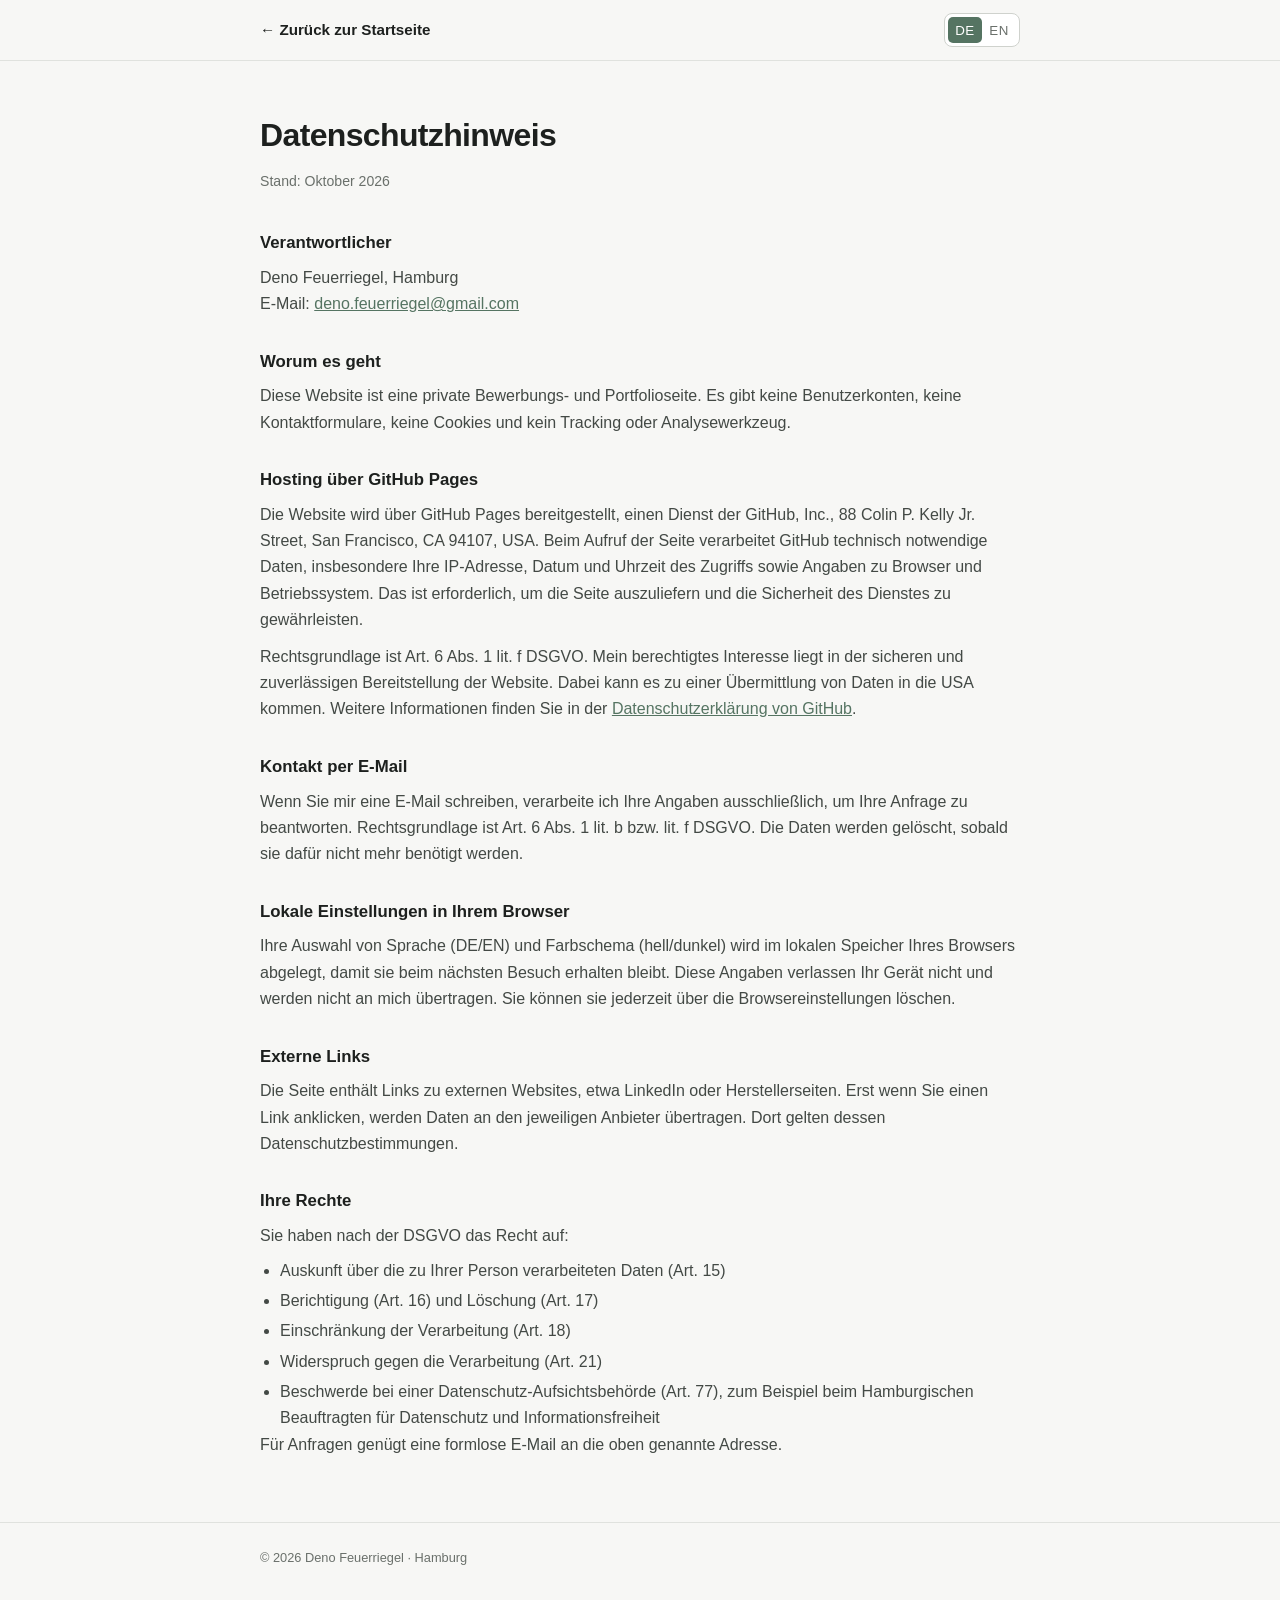
<file: datenschutz.html>
<!DOCTYPE html>
<html lang="de">
<head>
    <meta charset="UTF-8">
    <meta name="viewport" content="width=device-width, initial-scale=1.0">
    <meta name="robots" content="noindex">
    <title>Datenschutz | Deno Feuerriegel</title>
    <link rel="icon" type="image/svg+xml" href="./assets/favicon.svg">

    <script>
        (function () {
            var root = document.documentElement, lang = null;
            try {
                var q = new URLSearchParams(location.search).get("lang");
                if (q === "de" || q === "en") lang = q;
                if (!lang) lang = localStorage.getItem("site-lang");
                var theme = localStorage.getItem("color-theme");
                if (theme === "light" || theme === "dark") root.classList.add(theme);
            } catch (e) {}
            root.lang = (lang === "en") ? "en" : "de";
        })();
    </script>

    <style>
        :root {
            --bg: #f7f7f5; --surface: #ffffff; --text: #1d201e; --text-2: #434945;
            --muted: #6a706b; --border: #e0e2de; --border-strong: #cfd2cd;
            --accent: #557462; --accent-soft: #e8efe9; --on-accent: #ffffff;
        }
        @media (prefers-color-scheme: dark) {
            :root:not(.light) {
                --bg: #161817; --surface: #1e211f; --text: #eeeeeb; --text-2: #c9ccc8;
                --muted: #9ba09c; --border: #303431; --border-strong: #3e433f;
                --accent: #9eb5a6; --accent-soft: #24302a; --on-accent: #142019;
            }
        }
        html.dark {
            --bg: #161817; --surface: #1e211f; --text: #eeeeeb; --text-2: #c9ccc8;
            --muted: #9ba09c; --border: #303431; --border-strong: #3e433f;
            --accent: #9eb5a6; --accent-soft: #24302a; --on-accent: #142019;
        }
        html[lang="de"] [lang="en"], html[lang="en"] [lang="de"] { display: none !important; }

        * { box-sizing: border-box; margin: 0; padding: 0; }
        body {
            background: var(--bg); color: var(--text);
            font-family: -apple-system, BlinkMacSystemFont, "Segoe UI Variable Text", "Segoe UI", Inter, Helvetica, Arial, sans-serif;
            font-size: 16px; line-height: 1.65; -webkit-font-smoothing: antialiased;
        }
        a { color: var(--accent); }
        .container { width: min(760px, calc(100% - 32px)); margin: 0 auto; }

        nav { border-bottom: 1px solid var(--border); }
        .nav-inner { min-height: 60px; display: flex; align-items: center; justify-content: space-between; gap: 16px; }
        .back { color: var(--text); font-weight: 600; font-size: .95rem; text-decoration: none; }
        .back:hover { color: var(--accent); }
        .seg { display: inline-flex; height: 34px; padding: 3px; border: 1px solid var(--border-strong); border-radius: 8px; background: var(--surface); }
        .seg button { min-width: 34px; border: 0; border-radius: 5px; background: transparent; color: var(--muted); font: 600 .74rem/1 inherit; font-family: inherit; letter-spacing: .04em; cursor: pointer; }
        .seg button[aria-pressed="true"] { background: var(--accent); color: var(--on-accent); }

        main { padding: 48px 0 64px; }
        h1 { font-size: 2rem; font-weight: 620; letter-spacing: -.02em; margin-bottom: 8px; }
        .stand { color: var(--muted); font-size: .88rem; margin-bottom: 36px; }
        h2 { font-size: 1.05rem; font-weight: 620; margin: 30px 0 8px; }
        p, li { color: var(--text-2); }
        p + p { margin-top: 10px; }
        ul { margin: 8px 0 0 20px; }
        li + li { margin-top: 4px; }

        footer { border-top: 1px solid var(--border); padding: 24px 0 32px; color: var(--muted); font-size: .8rem; }
    </style>
</head>
<body>

<nav>
    <div class="container nav-inner">
        <a class="back" href="./">
            <span lang="de">← Zurück zur Startseite</span>
            <span lang="en">← Back to homepage</span>
        </a>
        <div class="seg" role="group" aria-label="Sprache / Language">
            <button type="button" data-set-lang="de" aria-pressed="true">DE</button>
            <button type="button" data-set-lang="en" aria-pressed="false">EN</button>
        </div>
    </div>
</nav>

<main class="container">

    <!-- ================= DEUTSCH ================= -->
    <div lang="de">
        <h1>Datenschutzhinweis</h1>
        <p class="stand">Stand: Oktober 2026</p>

        <h2>Verantwortlicher</h2>
        <p>Deno Feuerriegel, Hamburg<br>
           E-Mail: <a href="mailto:deno.feuerriegel@gmail.com">deno.feuerriegel@gmail.com</a></p>

        <h2>Worum es geht</h2>
        <p>Diese Website ist eine private Bewerbungs- und Portfolioseite. Es gibt keine Benutzerkonten, keine Kontaktformulare, keine Cookies und kein Tracking oder Analysewerkzeug.</p>

        <h2>Hosting über GitHub Pages</h2>
        <p>Die Website wird über GitHub Pages bereitgestellt, einen Dienst der GitHub, Inc., 88 Colin P. Kelly Jr. Street, San Francisco, CA 94107, USA. Beim Aufruf der Seite verarbeitet GitHub technisch notwendige Daten, insbesondere Ihre IP-Adresse, Datum und Uhrzeit des Zugriffs sowie Angaben zu Browser und Betriebssystem. Das ist erforderlich, um die Seite auszuliefern und die Sicherheit des Dienstes zu gewährleisten.</p>
        <p>Rechtsgrundlage ist Art. 6 Abs. 1 lit. f DSGVO. Mein berechtigtes Interesse liegt in der sicheren und zuverlässigen Bereitstellung der Website. Dabei kann es zu einer Übermittlung von Daten in die USA kommen. Weitere Informationen finden Sie in der <a href="https://docs.github.com/de/site-policy/privacy-policies/github-general-privacy-statement" target="_blank" rel="noopener noreferrer">Datenschutzerklärung von GitHub</a>.</p>

        <h2>Kontakt per E-Mail</h2>
        <p>Wenn Sie mir eine E-Mail schreiben, verarbeite ich Ihre Angaben ausschließlich, um Ihre Anfrage zu beantworten. Rechtsgrundlage ist Art. 6 Abs. 1 lit. b bzw. lit. f DSGVO. Die Daten werden gelöscht, sobald sie dafür nicht mehr benötigt werden.</p>

        <h2>Lokale Einstellungen in Ihrem Browser</h2>
        <p>Ihre Auswahl von Sprache (DE/EN) und Farbschema (hell/dunkel) wird im lokalen Speicher Ihres Browsers abgelegt, damit sie beim nächsten Besuch erhalten bleibt. Diese Angaben verlassen Ihr Gerät nicht und werden nicht an mich übertragen. Sie können sie jederzeit über die Browsereinstellungen löschen.</p>

        <h2>Externe Links</h2>
        <p>Die Seite enthält Links zu externen Websites, etwa LinkedIn oder Herstellerseiten. Erst wenn Sie einen Link anklicken, werden Daten an den jeweiligen Anbieter übertragen. Dort gelten dessen Datenschutzbestimmungen.</p>

        <h2>Ihre Rechte</h2>
        <p>Sie haben nach der DSGVO das Recht auf:</p>
        <ul>
            <li>Auskunft über die zu Ihrer Person verarbeiteten Daten (Art. 15)</li>
            <li>Berichtigung (Art. 16) und Löschung (Art. 17)</li>
            <li>Einschränkung der Verarbeitung (Art. 18)</li>
            <li>Widerspruch gegen die Verarbeitung (Art. 21)</li>
            <li>Beschwerde bei einer Datenschutz-Aufsichtsbehörde (Art. 77), zum Beispiel beim Hamburgischen Beauftragten für Datenschutz und Informationsfreiheit</li>
        </ul>
        <p>Für Anfragen genügt eine formlose E-Mail an die oben genannte Adresse.</p>
    </div>

    <!-- ================= ENGLISH ================= -->
    <div lang="en">
        <h1>Privacy Notice</h1>
        <p class="stand">Last updated: October 2026</p>

        <h2>Controller</h2>
        <p>Deno Feuerriegel, Hamburg, Germany<br>
           Email: <a href="mailto:deno.feuerriegel@gmail.com">deno.feuerriegel@gmail.com</a></p>

        <h2>Overview</h2>
        <p>This website is a private application and portfolio page. There are no user accounts, no contact forms, no cookies and no tracking or analytics tools.</p>

        <h2>Hosting via GitHub Pages</h2>
        <p>This website is hosted on GitHub Pages, a service of GitHub, Inc., 88 Colin P. Kelly Jr. Street, San Francisco, CA 94107, USA. When you visit the site, GitHub processes technically necessary data, in particular your IP address, the date and time of access and information about your browser and operating system. This is required to deliver the site and to keep the service secure.</p>
        <p>The legal basis is Art. 6(1)(f) GDPR. My legitimate interest is the secure and reliable provision of the website. Data may be transferred to the USA in the process. Further information is available in <a href="https://docs.github.com/en/site-policy/privacy-policies/github-general-privacy-statement" target="_blank" rel="noopener noreferrer">GitHub's privacy statement</a>.</p>

        <h2>Contact by email</h2>
        <p>If you send me an email, I process your information solely to answer your enquiry. The legal basis is Art. 6(1)(b) or (f) GDPR. The data is deleted once it is no longer needed for this purpose.</p>

        <h2>Local settings in your browser</h2>
        <p>Your choice of language (DE/EN) and colour scheme (light/dark) is stored in your browser's local storage so it is kept for your next visit. This information never leaves your device and is not transmitted to me. You can delete it at any time in your browser settings.</p>

        <h2>External links</h2>
        <p>This site contains links to external websites such as LinkedIn or manufacturer pages. Data is only transmitted to the respective provider once you click such a link. Their privacy policies apply there.</p>

        <h2>Your rights</h2>
        <p>Under the GDPR you have the right to:</p>
        <ul>
            <li>access the personal data processed about you (Art. 15)</li>
            <li>rectification (Art. 16) and erasure (Art. 17)</li>
            <li>restriction of processing (Art. 18)</li>
            <li>object to processing (Art. 21)</li>
            <li>lodge a complaint with a data protection supervisory authority (Art. 77), for example the Hamburg Commissioner for Data Protection and Freedom of Information</li>
        </ul>
        <p>An informal email to the address above is sufficient for any request.</p>
    </div>

</main>

<footer>
    <div class="container">© 2026 Deno Feuerriegel · Hamburg</div>
</footer>

<script>
    (function () {
        var root = document.documentElement;
        function apply(lang) {
            root.lang = lang;
            document.title = lang === "en" ? "Privacy | Deno Feuerriegel" : "Datenschutz | Deno Feuerriegel";
            document.querySelectorAll("[data-set-lang]").forEach(function (b) {
                b.setAttribute("aria-pressed", String(b.dataset.setLang === lang));
            });
        }
        apply(root.lang === "en" ? "en" : "de");
        document.querySelectorAll("[data-set-lang]").forEach(function (b) {
            b.addEventListener("click", function () {
                apply(b.dataset.setLang);
                try { localStorage.setItem("site-lang", b.dataset.setLang); } catch (e) {}
            });
        });
    })();
</script>

</body>
</html>
</file>
